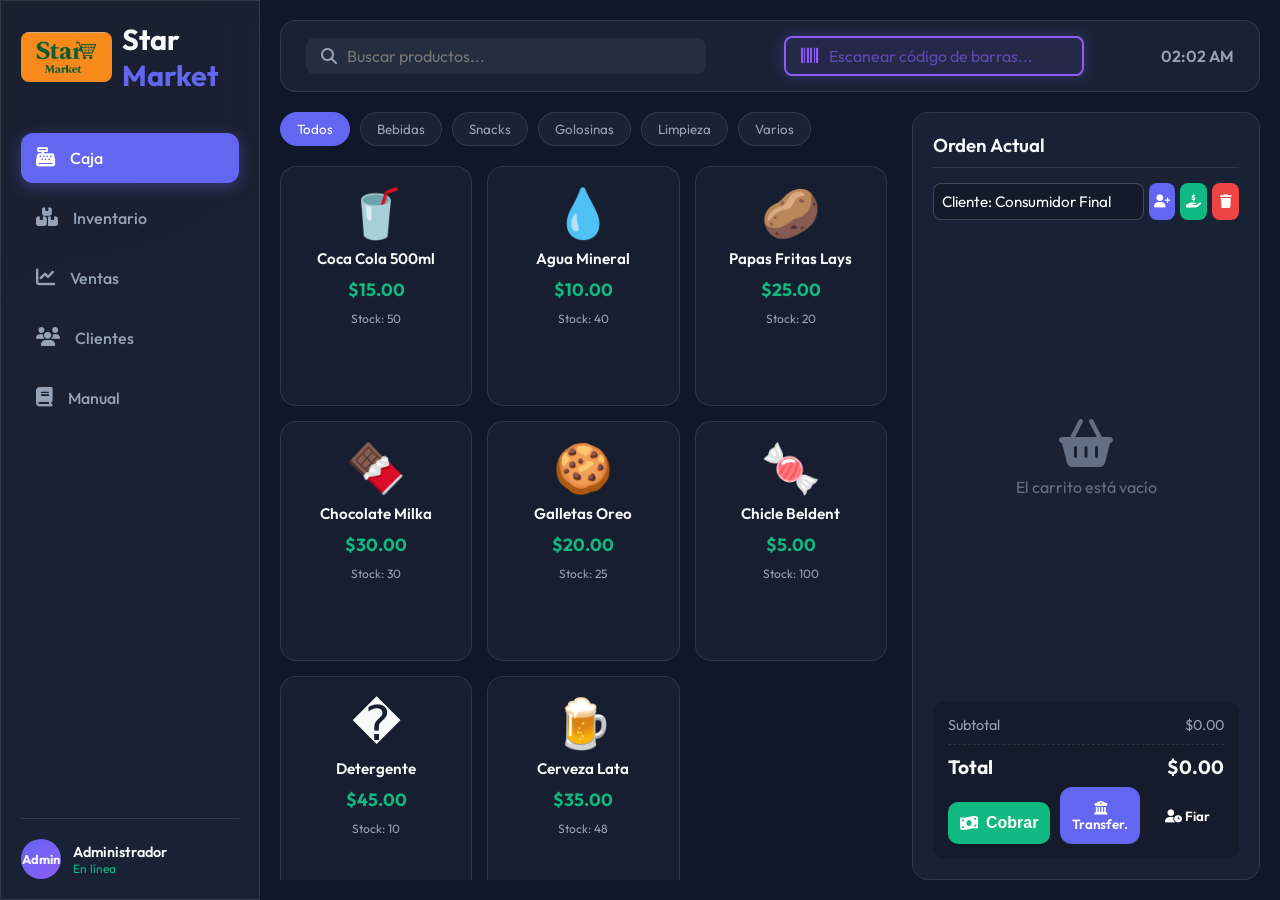
<file: index.html>
<!DOCTYPE html>
<html lang="es">

<head>
    <meta charset="UTF-8">
    <meta name="viewport" content="width=device-width, initial-scale=1.0">
    <title>Star Market - Sistema Premium</title>
    <!-- Fonts -->
    <link rel="preconnect" href="https://fonts.googleapis.com">
    <link rel="preconnect" href="https://fonts.gstatic.com" crossorigin>
    <link href="https://fonts.googleapis.com/css2?family=Outfit:wght@300;400;500;600;700&display=swap" rel="stylesheet">
    <!-- Icons -->
    <link rel="stylesheet" href="https://cdnjs.cloudflare.com/ajax/libs/font-awesome/6.4.0/css/all.min.css">
    <!-- Excel Library -->
    <script src="https://cdn.sheetjs.com/xlsx-0.20.1/package/dist/xlsx.full.min.js"></script>
    <link rel="stylesheet" href="style.css">
</head>

<body>

    <div class="app-container">
        <!-- Sidebar Navigation -->
        <nav class="sidebar glass">
            <div class="logo">
                <img src="logo.jpeg" alt="Star Market Logo" class="logo-img">
                <h2>Star <span class="highlight">Market</span></h2>
            </div>

            <ul class="nav-links">
                <li class="active" onclick="showSection('pos', this)">
                    <i class="fa-solid fa-cash-register"></i>
                    <span>Caja</span>
                </li>
                <li onclick="showSection('inventory', this)">
                    <i class="fa-solid fa-boxes-stacked"></i>
                    <span>Inventario</span>
                </li>
                <li onclick="showSection('sales', this)">
                    <i class="fa-solid fa-chart-line"></i>
                    <span>Ventas</span>
                </li>
                <li onclick="showSection('clients', this)">
                    <i class="fa-solid fa-users"></i>
                    <span>Clientes</span>
                </li>
                <li onclick="window.location.href='manual.html'">
                    <i class="fa-solid fa-book"></i>
                    <span>Manual</span>
                </li>
            </ul>

            <div class="user-profile">
                <div class="avatar">Admin</div>
                <div class="info">
                    <span class="name">Administrador</span>
                    <span class="status">En línea</span>
                </div>
            </div>
        </nav>

        <!-- Main Content Area -->
        <main class="main-content">

            <!-- POS SECTION -->
            <section id="pos" class="active-section">
                <header class="top-bar glass">
                    <div class="search-bar">
                        <i class="fa-solid fa-magnifying-glass"></i>
                        <input type="text" id="pos-search" placeholder="Buscar productos..." onkeyup="filterProducts()">
                    </div>
                    <div class="barcode-scanner">
                        <i class="fa-solid fa-barcode"></i>
                        <input type="text" id="barcode-input" placeholder="Escanear código de barras..."
                            autocomplete="off">
                    </div>
                    <div class="date-time" id="clock">12:00 PM</div>
                </header>

                <div class="pos-layout">
                    <!-- Product Grid -->
                    <div class="products-grid-container">
                        <div class="category-tabs">
                            <button class="tab active" onclick="filterCategory('all')">Todos</button>
                            <button class="tab" onclick="filterCategory('Bebidas')">Bebidas</button>
                            <button class="tab" onclick="filterCategory('Snacks')">Snacks</button>
                            <button class="tab" onclick="filterCategory('Golosinas')">Golosinas</button>
                            <button class="tab" onclick="filterCategory('Limpieza')">Limpieza</button>
                            <button class="tab" onclick="filterCategory('Varios')">Varios</button>
                        </div>
                        <div class="products-grid custom-scroll" id="products-container">
                            <!-- Products injected by JS -->
                        </div>
                    </div>

                    <!-- Cart / Current Order -->
                    <div class="current-order glass" id="cart-panel">
                        <div class="cart-header-mobile">
                            <h3>Orden Actual</h3>
                            <button class="btn-close-cart" onclick="toggleCartMobile()">
                                <i class="fa-solid fa-chevron-down"></i>
                            </button>
                        </div>

                        <!-- Desktop Header -->
                        <h3 class="desktop-cart-title">Orden Actual</h3>

                        <div class="client-selection" style="margin-bottom: 10px; display: flex; gap: 5px;">
                            <select id="pos-client-select" class="client-select-input"
                                style="width: 100%; padding: 8px; border-radius: 8px; border: 1px solid rgba(255,255,255,0.2); background: rgba(0,0,0,0.2); color: white;">
                                <option value="">Cliente: Consumidor Final</option>
                                <!-- Clients injected by JS -->
                            </select>
                            <button onclick="prepareNewClient()" title="Crear Nuevo Cliente Rápido" style="
                                background: var(--primary-color);
                                border: none;
                                border-radius: 8px;
                                width: 40px;
                                color: white;
                                cursor: pointer;
                                display: flex;
                                align-items: center;
                                justify-content: center;">
                                <i class="fa-solid fa-user-plus"></i>
                            </button>
                            <button onclick="checkAndPayDebt()" title="Cobrar Deuda a este Cliente" style="
                                background: var(--success-color);
                                border: none;
                                border-radius: 8px;
                                width: 40px;
                                color: white;
                                cursor: pointer;
                                display: flex;
                                align-items: center;
                                justify-content: center;">
                                <i class="fa-solid fa-hand-holding-dollar"></i>
                            </button>
                            <button onclick="checkAndDeleteClient()" title="Eliminar Cliente Seleccionado" style="
                                background: var(--danger-color, #ef4444);
                                border: none;
                                border-radius: 8px;
                                width: 40px;
                                color: white;
                                cursor: pointer;
                                display: flex;
                                align-items: center;
                                justify-content: center;">
                                <i class="fa-solid fa-trash"></i>
                            </button>
                        </div>

                        <div class="order-items custom-scroll" id="cart-items">
                            <!-- Cart items injected by JS -->
                            <div class="empty-cart-msg">
                                <i class="fa-solid fa-basket-shopping"></i>
                                <p>El carrito está vacío</p>
                            </div>
                        </div>
                        <div class="order-summary">
                            <div class="summary-row">
                                <span>Subtotal</span>
                                <span id="subtotal-display">$0.00</span>
                            </div>
                            <div class="summary-row total">
                                <span>Total</span>
                                <span id="total-display">$0.00</span>
                            </div>
                            <div class="checkout-buttons" style="display: flex; gap: 10px;">
                                <button class="btn-checkout" onclick="processSale('cash')" style="flex: 1;">
                                    <i class="fa-solid fa-money-bill-wave"></i> Cobrar
                                </button>
                                <button class="btn-transfer" onclick="processSale('transfer')"
                                    title="Cobrar por Transferencia"
                                    style="flex: 1; background: var(--primary-color); color: white; border: none; padding: 12px; border-radius: 12px; cursor: pointer; font-weight: 600; font-family: 'Outfit', sans-serif;">
                                    <i class="fa-solid fa-building-columns"></i> Transfer.
                                </button>
                                <button class="btn-credit" onclick="processSale('credit')"
                                    title="Cargar a Cuenta Corriente"
                                    style="flex: 1; background: var(--secondary-color); color: white; border: none; padding: 12px; border-radius: 12px; cursor: pointer; font-weight: 600; font-family: 'Outfit', sans-serif;">
                                    <i class="fa-solid fa-user-clock"></i> Fiar
                                </button>
                            </div>
                        </div>
                    </div>
                </div>

                <!-- Mobile Floating Cart Button -->
                <button class="mobile-cart-btn" onclick="toggleCartMobile()">
                    <div class="cart-btn-info">
                        <i class="fa-solid fa-basket-shopping"></i>
                        <span id="mobile-cart-count">0 items</span>
                    </div>
                    <span id="mobile-cart-total">$0.00</span>
                </button>
            </section>

            <!-- INVENTORY SECTION -->
            <section id="inventory" class="hidden-section">
                <header class="top-bar glass">
                    <h2>Gestión de Inventario</h2>
                    <button class="btn-primary" onclick="prepareNewProduct()">
                        <i class="fa-solid fa-plus"></i> Nuevo Producto
                    </button>
                </header>

                <div class="table-container glass custom-scroll">
                    <table class="styled-table">
                        <thead>
                            <tr>
                                <th>Producto</th>
                                <th>Categoría</th>
                                <th>Precio</th>
                                <th>Stock</th>
                                <th>Acciones</th>
                            </tr>
                        </thead>
                        <tbody id="inventory-list">
                            <!-- Inventory items injected by JS -->
                        </tbody>
                    </table>
                </div>
            </section>

            <!-- SALES HISTORY SECTION -->
            <section id="sales" class="hidden-section">
                <header class="top-bar glass">
                    <div class="header-left">
                        <h2>Historial de Ventas</h2>
                        <div class="action-buttons">
                            <button class="btn-small" onclick="exportData('json')" title="Exportar JSON"><i
                                    class="fa-solid fa-file-code"></i> JSON</button>
                            <button class="btn-small" onclick="exportData('excel')" title="Exportar Excel"><i
                                    class="fa-solid fa-file-excel"></i> Excel</button>
                            <button class="btn-small" onclick="document.getElementById('import-file').click()"
                                title="Importar"><i class="fa-solid fa-file-import"></i> Importar</button>
                            <input type="file" id="import-file" accept=".json, .xlsx, .xls" style="display:none"
                                onchange="importData(this)">
                        </div>
                    </div>
                    <div class="stats-cards">
                        <div class="stat-card glass-card-small">
                            <h4>Ventas Hoy</h4>
                            <span id="sales-today-count">0</span>
                        </div>
                        <div class="stat-card glass-card-small">
                            <h4>Ingresos Hoy</h4>
                            <span id="income-today-display">$0.00</span>
                        </div>
                    </div>
                </header>

                <div class="table-container glass custom-scroll">
                    <table class="styled-table">
                        <thead>
                            <tr>
                                <th>ID Venta</th>
                                <th>Fecha</th>
                                <th>Hora</th>
                                <th>Total</th>
                                <th>Cliente</th>
                                <th>Tipo</th>
                                <th>Detalles</th>
                            </tr>
                        </thead>
                        <tbody id="sales-list">
                            <!-- Sales history injected by JS -->
                        </tbody>
                    </table>
                </div>
            </section>

            <!-- CLIENTS SECTION -->
            <section id="clients" class="hidden-section">
                <header class="top-bar glass">
                    <h2>Gestión de Clientes</h2>
                    <button class="btn-primary" onclick="prepareNewClient()">
                        <i class="fa-solid fa-user-plus"></i> Nuevo Cliente
                    </button>
                </header>

                <div class="table-container glass custom-scroll">
                    <table class="styled-table">
                        <thead>
                            <tr>
                                <th>Nombre</th>
                                <th>Teléfono</th>
                                <th>Deuda (Saldo)</th>
                                <th>Acciones</th>
                            </tr>
                        </thead>
                        <tbody id="clients-list">
                            <!-- Clients injected by JS -->
                        </tbody>
                    </table>
                </div>
            </section>
        </main>
    </div>

    <!-- Modals -->
    <div id="add-product-modal" class="modal">
        <div class="modal-content glass">
            <span class="close-modal" onclick="closeModal('add-product-modal')">&times;</span>
            <h3 id="modal-title">Agregar Nuevo Producto</h3>
            <form id="add-product-form" onsubmit="handleProductForm(event)">
                <input type="hidden" id="prod-id"> <!-- Hidden ID for edits -->
                <div class="form-group">
                    <label>Nombre</label>
                    <input type="text" id="new-prod-name" required>
                </div>
                <div class="form-group">
                    <label>Categoría</label>
                    <select id="new-prod-cat">
                        <option value="Bebidas">Bebidas</option>
                        <option value="Snacks">Snacks</option>
                        <option value="Golosinas">Golosinas</option>
                        <option value="Limpieza">Limpieza</option>
                        <option value="Varios">Varios</option>
                    </select>
                </div>
                <div class="form-group">
                    <label>Precio ($)</label>
                    <input type="number" id="new-prod-price" min="0" step="0.01" required>
                </div>
                <div class="form-group">
                    <label>Stock</label>
                    <input type="number" id="new-prod-stock" min="0" required>
                </div>
                <div class="form-group">
                    <label>Código de Barras (Opcional)</label>
                    <input type="text" id="new-prod-barcode" placeholder="7790001234567">
                </div>
                <div class="form-group">
                    <label>Emoji/Icono (Opcional)</label>
                    <input type="text" id="new-prod-emoji" placeholder="🥤">
                </div>
                <button type="submit" class="btn-primary full-width" id="btn-save-prod">Guardar Producto</button>
            </form>
        </div>
    </div>

    <!-- Add Client Modal -->
    <div id="add-client-modal" class="modal">
        <div class="modal-content glass">
            <span class="close-modal" onclick="closeModal('add-client-modal')">&times;</span>
            <h3 id="client-modal-title">Agregar Nuevo Cliente</h3>
            <form id="add-client-form" onsubmit="handleClientForm(event)">
                <input type="hidden" id="client-id">
                <div class="form-group">
                    <label>Nombre Completo</label>
                    <input type="text" id="client-name" required placeholder="Ej: Juan Pérez">
                </div>
                <div class="form-group">
                    <label>Teléfono (Opcional)</label>
                    <input type="tel" id="client-phone" placeholder="Ej: 11 1234 5678">
                </div>
                <button type="submit" class="btn-primary full-width" id="btn-save-client">Guardar Cliente</button>
            </form>
        </div>
    </div>

    <!-- Pay Debt Modal -->
    <div id="pay-debt-modal" class="modal">
        <div class="modal-content glass">
            <span class="close-modal" onclick="closeModal('pay-debt-modal')">&times;</span>
            <h3>Registrar Pago de Deuda</h3>
            <p id="debt-client-name" style="margin-bottom: 15px; color: var(--text-secondary);">Cliente: -</p>
            <form id="pay-debt-form" onsubmit="handleDebtPayment(event)">
                <input type="hidden" id="debt-client-id">
                <div class="form-group">
                    <label>Monto a Pagar ($)</label>
                    <input type="number" id="debt-amount" min="1" step="0.01" required>
                </div>
                <div class="form-group">
                    <label>Deuda Actual: <span id="current-debt-display"
                            style="font-weight: bold; color: var(--accent);"></span></label>
                </div>
                <button type="submit" class="btn-primary full-width">Registrar Pago</button>
            </form>
        </div>
    </div>

    <script src="app.js"></script>
</body>

</html>
</file>
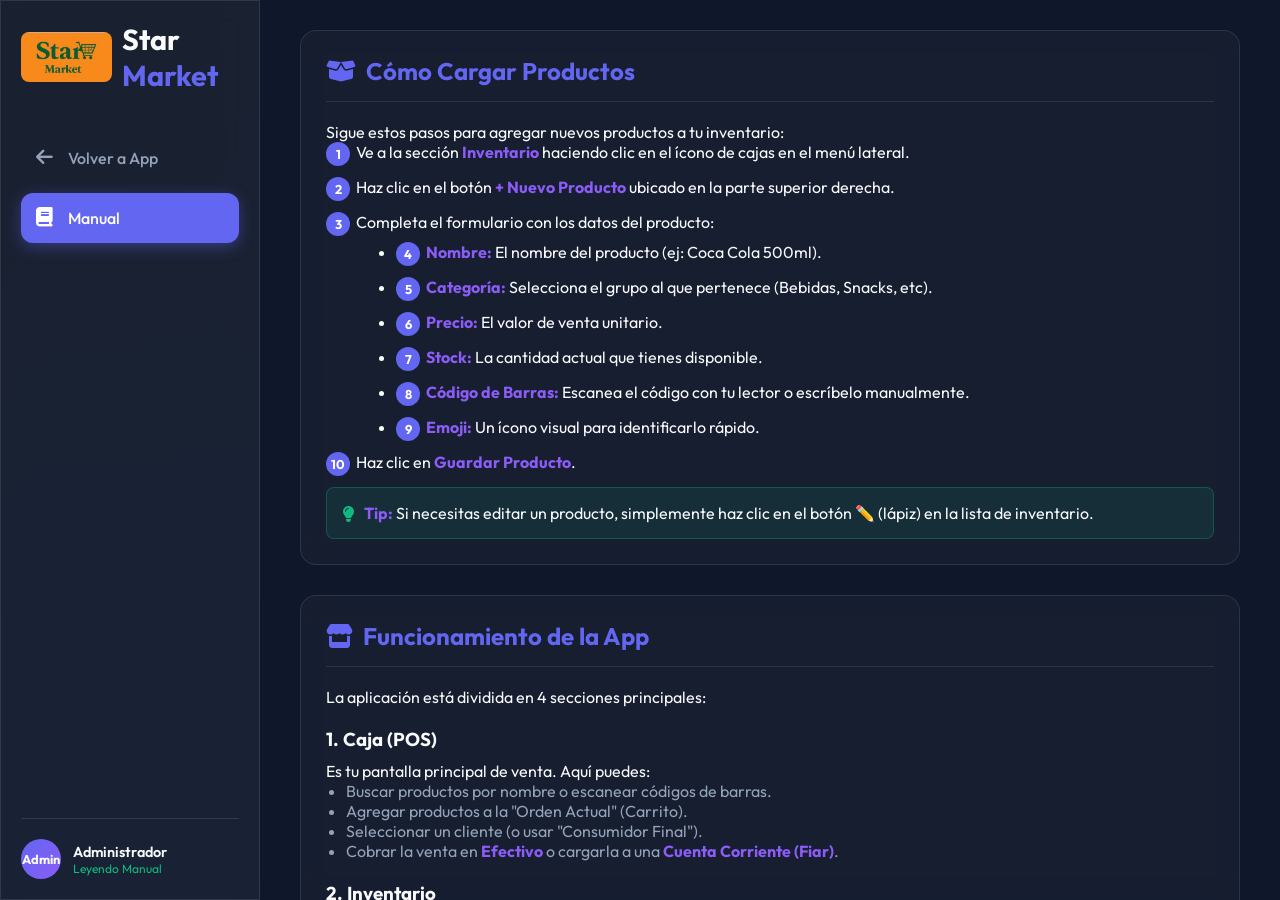
<file: manual.html>
<!DOCTYPE html>
<html lang="es">

<head>
    <meta charset="UTF-8">
    <meta name="viewport" content="width=device-width, initial-scale=1.0">
    <title>Manual de Usuario - Star Market</title>
    <!-- Fonts -->
    <link rel="preconnect" href="https://fonts.googleapis.com">
    <link rel="preconnect" href="https://fonts.gstatic.com" crossorigin>
    <link href="https://fonts.googleapis.com/css2?family=Outfit:wght@300;400;500;600;700&display=swap" rel="stylesheet">
    <!-- Icons -->
    <link rel="stylesheet" href="https://cdnjs.cloudflare.com/ajax/libs/font-awesome/6.4.0/css/all.min.css">
    <link rel="stylesheet" href="style.css">
    <style>
        .manual-container {
            padding: 30px;
            max-width: 1000px;
            margin: 0 auto;
            overflow-y: auto;
            height: 100vh;
        }

        .manual-section {
            background: rgba(255, 255, 255, 0.03);
            border: 1px solid var(--glass-border);
            border-radius: 16px;
            padding: 25px;
            margin-bottom: 30px;
        }

        .manual-header {
            margin-bottom: 20px;
            padding-bottom: 15px;
            border-bottom: 1px solid var(--glass-border);
        }

        .manual-header h2 {
            display: flex;
            align-items: center;
            gap: 10px;
            color: var(--primary-color);
        }

        .step-list {
            list-style: none;
            counter-reset: manual-counter;
        }

        .step-list li {
            position: relative;
            padding-left: 30px;
            margin-bottom: 15px;
            color: var(--text-main);
        }

        .step-list li::before {
            counter-increment: manual-counter;
            content: counter(manual-counter);
            position: absolute;
            left: 0;
            top: 0;
            width: 24px;
            height: 24px;
            background: var(--primary-color);
            color: white;
            border-radius: 50%;
            display: flex;
            align-items: center;
            justify-content: center;
            font-size: 0.8rem;
            font-weight: bold;
        }

        h3 {
            color: var(--text-main);
            margin-top: 20px;
            margin-bottom: 10px;
        }

        strong {
            color: var(--accent-color);
        }

        .back-btn {
            display: inline-flex;
            align-items: center;
            gap: 8px;
            padding: 10px 20px;
            background: var(--glass-bg);
            border: 1px solid var(--glass-border);
            border-radius: 8px;
            color: var(--text-main);
            text-decoration: none;
            margin-bottom: 20px;
            transition: all 0.3s;
        }

        .back-btn:hover {
            background: var(--primary-color);
            border-color: var(--primary-color);
        }

        .tip-box {
            background: rgba(16, 185, 129, 0.1);
            border: 1px solid rgba(16, 185, 129, 0.3);
            border-radius: 8px;
            padding: 15px;
            margin-top: 15px;
            display: flex;
            gap: 10px;
        }

        .tip-box i {
            color: var(--success-color);
            margin-top: 3px;
        }

        .alert-box {
            background: rgba(239, 68, 68, 0.1);
            border: 1px solid rgba(239, 68, 68, 0.3);
            border-radius: 8px;
            padding: 15px;
            margin-top: 15px;
            display: flex;
            gap: 10px;
        }

        .alert-box i {
            color: #ef4444;
            margin-top: 3px;
        }
    </style>
</head>

<body>

    <div class="app-container">
        <!-- Sidebar Navigation (Simplified for Manual) -->
        <nav class="sidebar glass">
            <div class="logo">
                <img src="logo.jpeg" alt="Star Market Logo" class="logo-img">
                <h2>Star <span class="highlight">Market</span></h2>
            </div>

            <ul class="nav-links">
                <li onclick="window.location.href='index.html'">
                    <i class="fa-solid fa-arrow-left"></i>
                    <span>Volver a App</span>
                </li>
                <li class="active">
                    <i class="fa-solid fa-book"></i>
                    <span>Manual</span>
                </li>
            </ul>

            <div class="user-profile">
                <div class="avatar">Admin</div>
                <div class="info">
                    <span class="name">Administrador</span>
                    <span class="status">Leyendo Manual</span>
                </div>
            </div>
        </nav>

        <!-- Main Content Area -->
        <main class="main-content" style="padding: 0;">
            <div class="manual-container custom-scroll">

                <!-- Section 1: Cargar Productos -->
                <div class="manual-section glass">
                    <div class="manual-header">
                        <h2><i class="fa-solid fa-box-open"></i> Cómo Cargar Productos</h2>
                    </div>
                    <p>Sigue estos pasos para agregar nuevos productos a tu inventario:</p>
                    <ol class="step-list">
                        <li>Ve a la sección <strong>Inventario</strong> haciendo clic en el ícono de cajas en el menú
                            lateral.</li>
                        <li>Haz clic en el botón <strong>+ Nuevo Producto</strong> ubicado en la parte superior derecha.
                        </li>
                        <li>Completa el formulario con los datos del producto:
                            <ul
                                style="list-style: disc; margin-left: 40px; margin-top: 10px; color: var(--text-muted);">
                                <li><strong>Nombre:</strong> El nombre del producto (ej: Coca Cola 500ml).</li>
                                <li><strong>Categoría:</strong> Selecciona el grupo al que pertenece (Bebidas, Snacks,
                                    etc).</li>
                                <li><strong>Precio:</strong> El valor de venta unitario.</li>
                                <li><strong>Stock:</strong> La cantidad actual que tienes disponible.</li>
                                <li><strong>Código de Barras:</strong> Escanea el código con tu lector o escríbelo
                                    manualmente.</li>
                                <li><strong>Emoji:</strong> Un ícono visual para identificarlo rápido.</li>
                            </ul>
                        </li>
                        <li>Haz clic en <strong>Guardar Producto</strong>.</li>
                    </ol>
                    <div class="tip-box">
                        <i class="fa-solid fa-lightbulb"></i>
                        <p><strong>Tip:</strong> Si necesitas editar un producto, simplemente haz clic en el botón ✏️
                            (lápiz) en la lista de inventario.</p>
                    </div>
                </div>

                <!-- Section 2: Funcionamiento General -->
                <div class="manual-section glass">
                    <div class="manual-header">
                        <h2><i class="fa-solid fa-store"></i> Funcionamiento de la App</h2>
                    </div>
                    <p>La aplicación está dividida en 4 secciones principales:</p>

                    <h3>1. Caja (POS)</h3>
                    <p>Es tu pantalla principal de venta. Aquí puedes:</p>
                    <ul style="list-style: disc; margin-left: 20px; color: var(--text-muted); margin-bottom: 15px;">
                        <li>Buscar productos por nombre o escanear códigos de barras.</li>
                        <li>Agregar productos a la "Orden Actual" (Carrito).</li>
                        <li>Seleccionar un cliente (o usar "Consumidor Final").</li>
                        <li>Cobrar la venta en <strong>Efectivo</strong> o cargarla a una <strong>Cuenta Corriente
                                (Fiar)</strong>.</li>
                    </ul>

                    <h3>2. Inventario</h3>
                    <p>Administra todos tus productos, controla el stock y actualiza precios.</p>

                    <h3>3. Ventas</h3>
                    <p>Revisa el historial de todas las transacciones realizadas. Puedes exportar esta información a
                        Excel para tu contabilidad.</p>

                    <h3>4. Clientes</h3>
                    <p>Gestiona tu lista de clientes y sus deudas. Aquí puedes ver quién te debe dinero y registrar los
                        pagos (saldar deuda).</p>
                </div>

                <!-- Section 3: Lector de Códigos de Barras -->
                <div class="manual-section glass">
                    <div class="manual-header">
                        <h2><i class="fa-solid fa-barcode"></i> Conectar y Usar Lector de Códigos</h2>
                    </div>

                    <h3>Configuración Inicial</h3>
                    <p>KioscoFlow es compatible con la mayoría de lectores USB y Bluetooth. Funcionan como un "teclado",
                        escribiendo automáticamente los números del código.</p>

                    <strong style="display:block; margin-top: 15px;">Paso 1: Conectar</strong>
                    <p>Conecta el lector a un puerto USB de tu computadora. Windows lo reconocerá automáticamente.
                        Debería hacer un "beep" de confirmación.</p>

                    <strong style="display:block; margin-top: 15px;">Paso 2: Asignar Códigos</strong>
                    <p>Para que el sistema reconozca tus productos, debes guardarles su código de barras primero:</p>
                    <ol class="step-list">
                        <li>Ve a <strong>Inventario</strong> > <strong>Nuevo Producto</strong> (o editar uno existente).
                        </li>
                        <li>Haz clic en el campo "Código de Barras".</li>
                        <li>Escanea el producto con el lector. El número aparecerá automáticamente.</li>
                        <li>Guarda el producto.</li>
                    </ol>

                    <h3>Cómo Vender con el Lector</h3>
                    <ol class="step-list">
                        <li>Ve a la sección <strong>Caja</strong>.</li>
                        <li>Asegúrate de estar en la pantalla principal. Puedes hacer clic en el campo que dice
                            "Escanear código de barras...", aunque el sistema suele detectarlo solo.</li>
                        <li>¡Apunta y dispara! Escanea los productos que el cliente trae.</li>
                        <li>Se agregarán automáticamente al carrito a la derecha.</li>
                        <li>Si un producto no está cargado, el borde se pondrá rojo para avisarte.</li>
                    </ol>

                    <div class="alert-box">
                        <i class="fa-solid fa-triangle-exclamation"></i>
                        <div>
                            <strong>Problemas comunes:</strong>
                            <p>Si el lector no escribe nada, asegúrete de que esté bien conectado. Abre un Bloc de Notas
                                y prueba escanear allí. Si aparecen números, el lector funciona bien.</p>
                        </div>
                    </div>
                </div>

            </div>
        </main>
    </div>

</body>

</html>
</file>
<file: style.css>
:root {
    --bg-dark: #0f172a;
    --bg-darker: #020617;
    --glass-bg: rgba(30, 41, 59, 0.7);
    --glass-border: rgba(255, 255, 255, 0.1);
    --primary-color: #6366f1;
    /* Indigo */
    --accent-color: #8b5cf6;
    /* Violet */
    --success-color: #10b981;
    --text-main: #f8fafc;
    --text-muted: #94a3b8;
    --card-hover: rgba(255, 255, 255, 0.05);
    --font-main: 'Outfit', sans-serif;
}

* {
    margin: 0;
    padding: 0;
    box-sizing: border-box;
}

body {
    font-family: var(--font-main);
    background-color: var(--bg-dark);
    background-image:
        radial-gradient(at 0% 0%, hsla(253, 16%, 7%, 1) 0, transparent 50%),
        radial-gradient(at 50% 0%, hsla(225, 39%, 30%, 1) 0, transparent 50%),
        radial-gradient(at 100% 0%, hsla(339, 49%, 30%, 1) 0, transparent 50%);
    color: var(--text-main);
    height: 100vh;
    overflow: hidden;
}

/* --- Layout --- */
.app-container {
    display: flex;
    height: 100vh;
    width: 100vw;
}

/* --- Glass Effect Utility --- */
.glass {
    background: var(--glass-bg);
    backdrop-filter: blur(12px);
    -webkit-backdrop-filter: blur(12px);
    border: 1px solid var(--glass-border);
}

.glass-card-small {
    background: rgba(255, 255, 255, 0.05);
    backdrop-filter: blur(5px);
    border: 1px solid var(--glass-border);
    padding: 15px;
    border-radius: 12px;
    display: flex;
    flex-direction: column;
    align-items: center;
    justify-content: center;
}

/* --- Sidebar --- */
.sidebar {
    width: 260px;
    height: 100%;
    display: flex;
    flex-direction: column;
    padding: 20px;
    border-right: 1px solid var(--glass-border);
    z-index: 10;
    flex-shrink: 0;
}

.logo {
    display: flex;
    align-items: center;
    gap: 10px;
    margin-bottom: 40px;
    font-size: 1.2rem;
}

.logo-img {
    height: 50px;
    width: auto;
    border-radius: 8px;
    object-fit: contain;
}

.neon-icon {
    color: var(--primary-color);
    text-shadow: 0 0 10px var(--primary-color);
    font-size: 1.5rem;
}

.highlight {
    color: var(--primary-color);
    font-weight: 700;
}

.nav-links {
    list-style: none;
    flex: 1;
}

.nav-links li {
    padding: 15px;
    margin-bottom: 10px;
    border-radius: 12px;
    cursor: pointer;
    transition: all 0.3s ease;
    display: flex;
    align-items: center;
    gap: 15px;
    color: var(--text-muted);
    font-weight: 500;
}

.nav-links li:hover,
.nav-links li.active {
    background: var(--primary-color);
    color: white;
    box-shadow: 0 4px 15px rgba(99, 102, 241, 0.4);
}

.nav-links li i {
    font-size: 1.2rem;
}

.user-profile {
    display: flex;
    align-items: center;
    gap: 12px;
    padding-top: 20px;
    border-top: 1px solid var(--glass-border);
}

.avatar {
    width: 40px;
    height: 40px;
    background: linear-gradient(135deg, var(--primary-color), var(--accent-color));
    border-radius: 50%;
    display: flex;
    align-items: center;
    justify-content: center;
    font-size: 0.8rem;
    font-weight: bold;
}

.info {
    display: flex;
    flex-direction: column;
}

.info .name {
    font-size: 0.9rem;
    font-weight: 600;
}

.info .status {
    font-size: 0.75rem;
    color: var(--success-color);
}

/* --- Main Content --- */
.main-content {
    flex: 1;
    position: relative;
    overflow: hidden;
    padding: 20px;
    display: flex;
    flex-direction: column;
    background-color: var(--bg-dark);
}

section {
    display: none;
    height: 100%;
    flex-direction: column;
    animation: fadeIn 0.4s ease-in-out;
}

section.active-section {
    display: flex;
}

/* Ensure hidden sections are definitely hidden (redundant but safe) */
.hidden-section {
    display: none !important;
}

@keyframes fadeIn {
    from {
        opacity: 0;
        transform: translateY(10px);
    }

    to {
        opacity: 1;
        transform: translateY(0);
    }
}

/* --- Top Bar --- */
.top-bar {
    display: flex;
    justify-content: space-between;
    align-items: center;
    padding: 15px 25px;
    border-radius: 16px;
    margin-bottom: 20px;
}

.header-left {
    display: flex;
    flex-direction: column;
    gap: 10px;
}

.action-buttons {
    display: flex;
    gap: 8px;
}

.btn-small {
    background: rgba(255, 255, 255, 0.1);
    border: 1px solid var(--glass-border);
    color: var(--text-main);
    padding: 5px 12px;
    border-radius: 6px;
    cursor: pointer;
    font-size: 0.8rem;
    display: flex;
    align-items: center;
    gap: 6px;
    transition: all 0.2s;
}

.btn-small:hover {
    background: var(--primary-color);
    border-color: var(--primary-color);
}

.search-bar {
    background: rgba(255, 255, 255, 0.05);
    border-radius: 8px;
    padding: 8px 15px;
    display: flex;
    align-items: center;
    width: 400px;
}

.search-bar i {
    color: var(--text-muted);
    margin-right: 10px;
}

.search-bar input {
    background: transparent;
    border: none;
    color: var(--text-main);
    width: 100%;
    outline: none;
    font-family: var(--font-main);
    font-size: 1rem;
}

/* Barcode Scanner */
.barcode-scanner {
    background: rgba(139, 92, 246, 0.1);
    border: 2px solid rgba(139, 92, 246, 0.3);
    border-radius: 8px;
    padding: 8px 15px;
    display: flex;
    align-items: center;
    width: 300px;
    transition: all 0.3s ease;
}

.barcode-scanner:focus-within {
    border-color: var(--accent-color);
    box-shadow: 0 0 15px rgba(139, 92, 246, 0.3);
}

.barcode-scanner i {
    color: var(--accent-color);
    margin-right: 10px;
    font-size: 1.1rem;
}

.barcode-scanner input {
    background: transparent;
    border: none;
    color: var(--text-main);
    width: 100%;
    outline: none;
    font-family: var(--font-main);
    font-size: 1rem;
}

.barcode-scanner input::placeholder {
    color: rgba(139, 92, 246, 0.6);
}

.date-time {
    font-weight: 600;
    color: var(--text-muted);
}

/* --- POS Layout --- */
.pos-layout {
    display: flex;
    gap: 20px;
    flex: 1;
    /* Fill remaining space */
    min-height: 0;
    /* Allow scrolling inside children */
    overflow: hidden;
}

/* --- Products Grid --- */
.products-grid-container {
    flex: 2;
    display: flex;
    flex-direction: column;
    min-width: 0;
    /* Flexbox text overflow fix */
}

.category-tabs {
    display: flex;
    gap: 10px;
    margin-bottom: 15px;
    overflow-x: auto;
    padding-bottom: 5px;
}

.category-tabs .tab {
    background: rgba(255, 255, 255, 0.05);
    border: 1px solid var(--glass-border);
    color: var(--text-muted);
    padding: 8px 16px;
    border-radius: 20px;
    cursor: pointer;
    font-family: var(--font-main);
    transition: all 0.2s;
    white-space: nowrap;
}

.category-tabs .tab.active,
.category-tabs .tab:hover {
    background: var(--primary-color);
    color: white;
    border-color: var(--primary-color);
}

.products-grid {
    flex: 1;
    /* Fill remaining space in grid container */
    display: grid;
    grid-template-columns: repeat(auto-fill, minmax(160px, 1fr));
    gap: 15px;
    overflow-y: auto;
    padding-right: 5px;
    padding-bottom: 20px;
}

.product-card {
    background: rgba(255, 255, 255, 0.03);
    border: 1px solid var(--glass-border);
    border-radius: 16px;
    padding: 15px;
    display: flex;
    flex-direction: column;
    align-items: center;
    cursor: pointer;
    transition: all 0.2s ease;
    position: relative;
    overflow: visible;
    min-height: 240px;
    justify-content: flex-start;
}

.product-card:hover {
    background: rgba(255, 255, 255, 0.08);
    transform: translateY(-5px);
    box-shadow: 0 10px 20px rgba(0, 0, 0, 0.2);
    border-color: var(--primary-color);
}

.product-emoji {
    font-size: 3rem;
    margin-bottom: 8px;
    flex-shrink: 0;
}

.product-info {
    text-align: center;
    width: 100%;
    display: flex;
    flex-direction: column;
    gap: 6px;
}

.product-name {
    font-weight: 600;
    font-size: 0.95rem;
    /* Allow text wrap */
    white-space: normal;
    display: -webkit-box;
    -webkit-line-clamp: 2;
    line-clamp: 2;
    /* Show max 2 lines */
    -webkit-box-orient: vertical;
    overflow: hidden;
    line-height: 1.2;
    max-height: 2.4em;
}

.product-price {
    color: var(--success-color);
    font-weight: 700;
    font-size: 1.1rem;
    margin: 4px 0;
    flex-shrink: 0;
}

.product-stock {
    font-size: 0.75rem;
    color: var(--text-muted);
    flex-shrink: 0;
}

/* --- Cart --- */
.current-order {
    flex: 1;
    min-width: 320px;
    max-width: 450px;
    border-radius: 16px;
    padding: 20px;
    display: flex;
    flex-direction: column;
    overflow: hidden;
    /* Contain inner scroll */
}

.current-order h3 {
    margin-bottom: 15px;
    font-weight: 600;
    border-bottom: 1px solid var(--glass-border);
    padding-bottom: 10px;
}

.order-items {
    flex: 1;
    overflow-y: auto;
    margin-bottom: 15px;
}

.cart-item {
    display: flex;
    justify-content: space-between;
    align-items: center;
    background: rgba(255, 255, 255, 0.03);
    padding: 10px;
    border-radius: 10px;
    margin-bottom: 10px;
    animation: slideIn 0.3s ease;
}

@keyframes slideIn {
    from {
        opacity: 0;
        transform: translateX(-10px);
    }

    to {
        opacity: 1;
        transform: translateX(0);
    }
}

.cart-item-info {
    flex: 1;
}

.cart-item-name {
    display: block;
    font-weight: 500;
    font-size: 0.9rem;
}

.cart-item-price {
    font-size: 0.8rem;
    color: var(--text-muted);
}

.cart-item-controls {
    display: flex;
    align-items: center;
    gap: 8px;
}

.btn-qty {
    background: rgba(255, 255, 255, 0.1);
    border: none;
    color: white;
    width: 24px;
    height: 24px;
    border-radius: 6px;
    cursor: pointer;
    display: flex;
    align-items: center;
    justify-content: center;
}

.btn-qty:hover {
    background: var(--primary-color);
}

.btn-remove {
    background: rgba(239, 68, 68, 0.2);
    color: #ef4444;
}

.btn-remove:hover {
    background: #ef4444;
    color: white;
}

.order-summary {
    background: rgba(0, 0, 0, 0.2);
    border-radius: 12px;
    padding: 15px;
}

.summary-row {
    display: flex;
    justify-content: space-between;
    margin-bottom: 8px;
    font-size: 0.9rem;
    color: var(--text-muted);
}

.summary-row.total {
    font-size: 1.2rem;
    font-weight: 700;
    color: var(--text-main);
    margin-top: 10px;
    border-top: 1px dashed var(--glass-border);
    padding-top: 10px;
}

.btn-checkout {
    width: 100%;
    margin-top: 15px;
    padding: 12px;
    background: var(--success-color);
    border: none;
    border-radius: 10px;
    color: white;
    font-weight: 600;
    font-size: 1rem;
    cursor: pointer;
    transition: transform 0.2s;
    display: flex;
    align-items: center;
    justify-content: center;
    gap: 8px;
}

.btn-checkout:hover {
    transform: scale(1.02);
    box-shadow: 0 0 15px rgba(16, 185, 129, 0.4);
}

.empty-cart-msg {
    display: flex;
    flex-direction: column;
    align-items: center;
    justify-content: center;
    height: 100%;
    color: var(--text-muted);
    opacity: 0.6;
}

.empty-cart-msg i {
    font-size: 3rem;
    margin-bottom: 10px;
}

/* --- Styled Tables --- */
.table-container {
    flex: 1;
    min-height: 0;
    border-radius: 16px;
    overflow: auto;
}

.styled-table {
    width: 100%;
    border-collapse: collapse;
}

.styled-table thead tr {
    background-color: rgba(255, 255, 255, 0.05);
    text-align: left;
}

.styled-table th,
.styled-table td {
    padding: 15px 20px;
}

.styled-table th {
    font-weight: 600;
    color: var(--text-muted);
    font-size: 0.9rem;
}

.styled-table tbody tr {
    border-bottom: 1px solid rgba(255, 255, 255, 0.05);
    transition: background 0.2s;
}

.styled-table tbody tr:hover {
    background-color: rgba(255, 255, 255, 0.02);
}

/* Ensure actions column is wide enough and visible */
.styled-table td:last-child {
    white-space: nowrap;
    min-width: 140px;
    text-align: right;
}

/* --- Modals and Forms --- */
.modal {
    display: none;
    position: fixed;
    z-index: 100;
    left: 0;
    top: 0;
    width: 100%;
    height: 100%;
    background-color: rgba(0, 0, 0, 0.6);
    backdrop-filter: blur(5px);
    align-items: center;
    justify-content: center;
}

.modal-content {
    background: #1e293b;
    border-radius: 16px;
    padding: 30px;
    width: 400px;
    position: relative;
    box-shadow: 0 20px 50px rgba(0, 0, 0, 0.5);
    animation: zoomIn 0.3s;
}

@keyframes zoomIn {
    from {
        transform: scale(0.9);
        opacity: 0;
    }

    to {
        transform: scale(1);
        opacity: 1;
    }
}

.close-modal {
    position: absolute;
    right: 20px;
    top: 20px;
    font-size: 1.5rem;
    cursor: pointer;
    color: var(--text-muted);
}

.form-group {
    margin-bottom: 15px;
}

.form-group label {
    display: block;
    margin-bottom: 8px;
    font-size: 0.9rem;
    color: var(--text-muted);
}

.form-group input,
.form-group select {
    width: 100%;
    padding: 12px;
    background: rgba(255, 255, 255, 0.05);
    border: 1px solid var(--glass-border);
    border-radius: 8px;
    color: white;
    font-family: var(--font-main);
    outline: none;
}

.form-group input:focus,
.form-group select:focus {
    border-color: var(--primary-color);
}

.btn-primary {
    background: var(--primary-color);
    color: white;
    border: none;
    padding: 10px 20px;
    border-radius: 8px;
    cursor: pointer;
    font-weight: 500;
    font-family: var(--font-main);
    transition: all 0.2s;
}

.btn-primary:hover {
    background: var(--accent-color);
}

.full-width {
    width: 100%;
}

.btn-edit {
    background: rgba(99, 102, 241, 0.1);
    color: #6366f1;
    border: 1px solid rgba(99, 102, 241, 0.3);
    padding: 5px 10px;
    border-radius: 6px;
    cursor: pointer;
    margin-right: 5px;
}

.btn-edit:hover {
    background: rgba(99, 102, 241, 0.2);
}

.btn-danger {
    background: rgba(239, 68, 68, 0.1);
    color: #ef4444;
    border: 1px solid rgba(239, 68, 68, 0.3);
    padding: 5px 10px;
    border-radius: 6px;
    cursor: pointer;
}

.btn-danger:hover {
    background: rgba(239, 68, 68, 0.2);
}

/* --- Scrollbar --- */
.custom-scroll::-webkit-scrollbar {
    width: 6px;
    height: 6px;
}

.custom-scroll::-webkit-scrollbar-track {
    background: rgba(255, 255, 255, 0.02);
}

.custom-scroll::-webkit-scrollbar-thumb {
    background: rgba(255, 255, 255, 0.1);
    border-radius: 10px;
}

.custom-scroll::-webkit-scrollbar-thumb:hover {
    background: rgba(255, 255, 255, 0.2);
}

/* Stats */
.stats-cards {
    display: flex;
    gap: 15px;
}

.stat-card h4 {
    font-size: 0.8rem;
    color: var(--text-muted);
    margin-bottom: 5px;
}

.stat-card span {
    font-size: 1.2rem;
    font-weight: 700;
    color: var(--primary-color);
}

/* Mobile Floating Cart Btn (Hidden on desktop) */
.mobile-cart-btn {
    display: none;
    position: fixed;
    bottom: 20px;
    left: 5%;
    width: 90%;
    background: var(--primary-color);
    color: white;
    padding: 15px;
    border-radius: 12px;
    border: none;
    box-shadow: 0 10px 30px rgba(99, 102, 241, 0.4);
    z-index: 200;
    align-items: center;
    justify-content: space-between;
    font-weight: 600;
    font-size: 1rem;
    cursor: pointer;
    animation: slideUp 0.3s ease;
}

@keyframes slideUp {
    from {
        transform: translateY(100px);
        opacity: 0;
    }

    to {
        transform: translateY(0);
        opacity: 1;
    }
}

.cart-btn-info {
    display: flex;
    align-items: center;
    gap: 10px;
}

.cart-header-mobile {
    display: none;
    justify-content: space-between;
    align-items: center;
    margin-bottom: 20px;
    border-bottom: 1px solid var(--glass-border);
    padding-bottom: 10px;
}

.btn-close-cart {
    background: rgba(255, 255, 255, 0.1);
    border: none;
    color: white;
    width: 30px;
    height: 30px;
    border-radius: 50%;
    cursor: pointer;
}

/* --- Responsive Design --- */
@media (max-width: 1024px) {
    .sidebar {
        width: 80px;
        padding: 15px 10px;
    }

    .logo h2,
    .nav-links li span,
    .user-profile .info {
        display: none;
    }

    .logo {
        justify-content: center;
        margin-bottom: 30px;
    }

    .nav-links li {
        justify-content: center;
        padding: 15px;
    }

    .user-profile {
        justify-content: center;
    }

    .pos-layout {
        gap: 15px;
    }

    .current-order {
        min-width: 280px;
    }
}

@media (max-width: 768px) {
    .app-container {
        flex-direction: column;
    }

    .sidebar {
        width: 100%;
        height: auto;
        flex-direction: row;
        justify-content: space-between;
        align-items: center;
        padding: 10px 20px;
        border-right: none;
        border-bottom: 1px solid var(--glass-border);
    }

    .logo {
        margin-bottom: 0;
    }

    .logo h2 {
        display: block;
        font-size: 1.2rem;
    }

    .nav-links {
        display: flex;
        flex: 0;
        gap: 10px;
    }

    .nav-links li {
        padding: 10px;
        margin-bottom: 0;
    }

    .user-profile {
        display: none;
    }

    .main-content {
        padding: 10px;
    }

    .top-bar {
        padding: 5px 10px;
        margin-bottom: 5px;
        gap: 5px;
    }

    .search-bar {
        padding: 5px 10px;
        font-size: 0.9rem;
    }

    .date-time {
        display: none;
    }

    /* Hide clock on mobile to save space */

    .header-left {
        width: 100%;
    }

    .action-buttons {
        justify-content: space-between;
    }

    .search-bar {
        width: 100%;
    }

    .pos-layout {
        position: relative;
    }

    .products-grid-container {
        flex: 1;
        padding-bottom: 80px;
        /* Space for floating button */
        height: auto;
    }

    .products-grid {
        grid-template-columns: repeat(auto-fill, minmax(130px, 1fr));
        padding-bottom: 20px;
    }

    .mobile-cart-btn {
        display: flex;
    }

    /* Cart Panel as Modal/Bottom Sheet */
    .current-order {
        display: none;
        /* Hidden by default */
        position: fixed;
        bottom: 0;
        left: 0;
        top: 0;
        width: 100%;
        height: 100vh;
        max-height: none;
        z-index: 300;
        background: #0f172a;
        /* Full bg */
        padding: 20px;
        flex-direction: column;
        border-radius: 0;
        margin: 0;
    }

    .current-order.open {
        display: flex;
        animation: slideInUp 0.3s ease;
    }

    @keyframes slideInUp {
        from {
            transform: translateY(100%);
        }

        to {
            transform: translateY(0);
        }
    }

    .cart-header-mobile {
        display: flex;
    }

    .desktop-cart-title {
        display: none;
    }

    .current-order h3 {
        margin: 0;
        border: none;
    }

    .btn-checkout {
        margin-top: 5px;
        padding: 8px;
        font-size: 0.9rem;
    }

    .summary-row {
        font-size: 0.8rem;
        margin-bottom: 2px;
    }

    .summary-row.total {
        font-size: 1rem;
        padding-top: 5px;
        margin-top: 5px;
    }

    /* Adjust Modal */
    .modal-content {
        width: 90%;
        max-height: 90vh;
        overflow-y: auto;
    }
}

@media (max-width: 480px) {
    .products-grid {
        grid-template-columns: repeat(2, 1fr);
        gap: 8px;
    }

    .product-card {
        padding: 6px;
        min-height: 130px;
        /* Reduced significant height */
    }

    .product-emoji {
        font-size: 1.5rem;
        margin-bottom: 2px;
    }

    .product-name {
        font-size: 0.8rem;
        line-height: 1.15;
        -webkit-line-clamp: 2;
        display: -webkit-box;
        -webkit-box-orient: vertical;
        overflow: hidden;
        text-overflow: ellipsis;
        max-height: 2.3em;
    }

    .product-price {
        font-size: 0.95rem;
        margin: 2px 0;
    }

    .product-stock {
        font-size: 0.65rem;
    }
}

/* Badges */
.badge {
    padding: 4px 8px;
    border-radius: 4px;
    font-size: 0.75rem;
    font-weight: 600;
    text-transform: uppercase;
}

.badge-cash {
    background: rgba(16, 185, 129, 0.2);
    color: #10b981;
    border: 1px solid rgba(16, 185, 129, 0.3);
}

.badge-credit {
    background: rgba(139, 92, 246, 0.2);
    color: #8b5cf6;
    border: 1px solid rgba(139, 92, 246, 0.3);
}

.badge-transfer {
    background: rgba(99, 102, 241, 0.2);
    color: #6366f1;
    border: 1px solid rgba(99, 102, 241, 0.3);
}

.client-select-input {
    width: 100%;
    padding: 10px;
    border-radius: 8px;
    border: 1px solid var(--glass-border);
    background-color: #1e293b;
    /* Solid dark background */
    color: #f8fafc;
    /* Bright white text */
    font-family: var(--font-main);
    font-size: 0.95rem;
    /* Slightly larger text */
    outline: none;
    cursor: pointer;
    appearance: none;
    /* Remove default arrow to style cleaner if needed, but standard is fine */
}

.client-select-input option {
    background-color: #1e293b;
    color: white;
    padding: 10px;
}

.client-select-input:focus {
    border-color: var(--primary-color);
    background-color: #0f172a;
    /* Even darker on focus */
}
</file>
